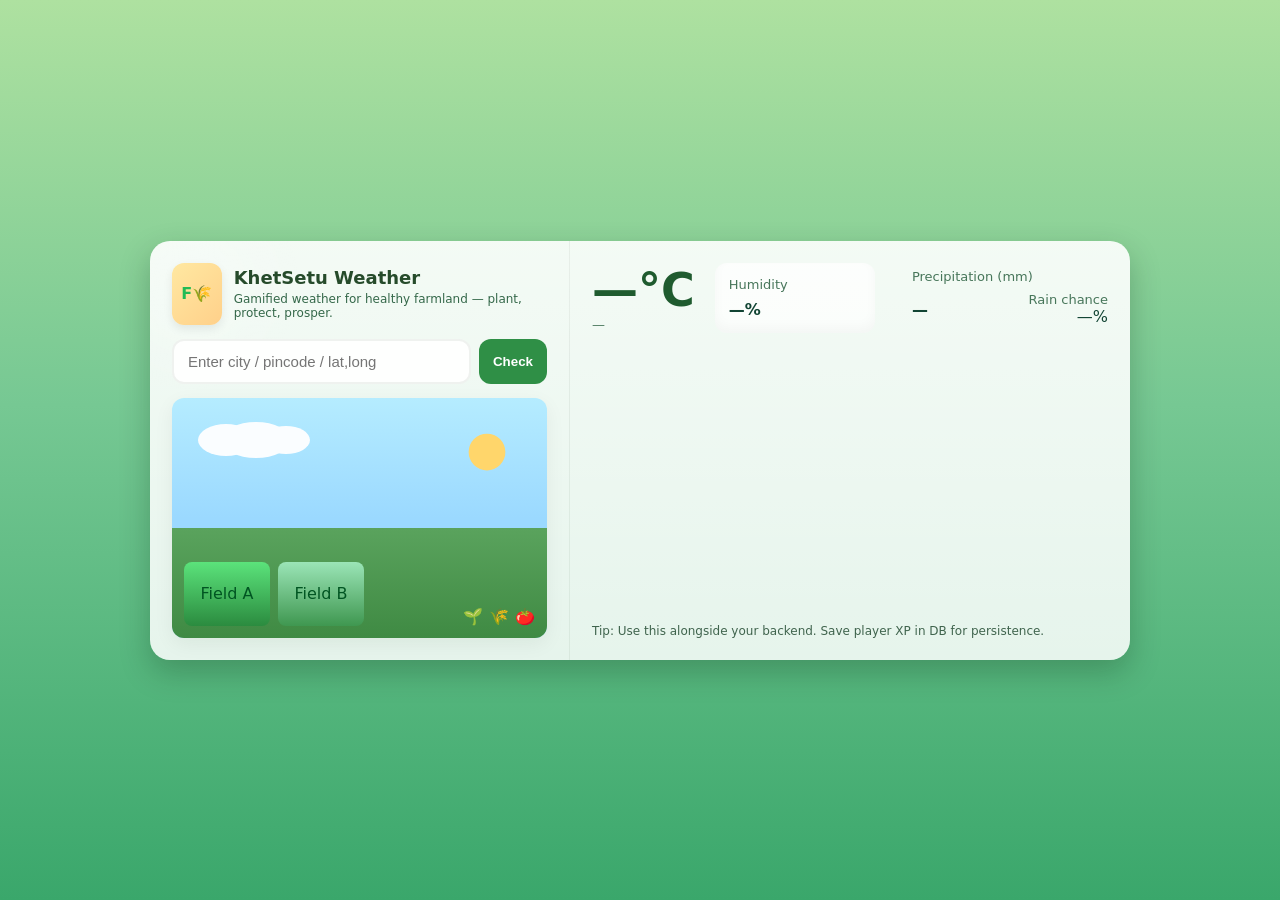
<file: templates/index.html>
<!doctype html>
<html lang="en">
<head>
  <meta charset="utf-8" />
  <meta name="viewport" content="width=device-width,initial-scale=1" />
  <title>KhetSetu Weather — Gamified Farmland</title>
  <style>
    *{box-sizing:border-box;margin:0;padding:0}
    html,body{height:100%;font-family:Inter, system-ui, -apple-system, "Segoe UI", Roboto, "Helvetica Neue", Arial;color:#143;}
    body{
      background:linear-gradient(180deg,#aee1a0 0%, #76c893 45%, #3aa76b 100%);
      display:flex;align-items:center;justify-content:center;padding:24px;
    }
    .card{
      width:980px;max-width:98%;background:linear-gradient(180deg, rgba(255,255,255,0.9), rgba(255,255,255,0.85));
      border-radius:20px;box-shadow:0 12px 30px rgba(6,40,15,0.25);overflow:hidden;display:grid;grid-template-columns:420px 1fr;
    }
    .left{padding:22px;position:relative;background-image:radial-gradient(circle at 10% 10%, rgba(255,255,255,0.25), transparent 20%);display:flex;flex-direction:column;gap:14px;border-right:1px solid rgba(6,40,15,0.06);}
    .brand{display:flex;gap:12px;align-items:center}
    .logo{width:62px;height:62px;border-radius:12px;background:linear-gradient(135deg,#ffe8a1,#ffd08a);display:flex;align-items:center;justify-content:center;font-weight:700;color:#2b5;box-shadow:0 4px 10px rgba(0,0,0,0.08)}
    .brand h1{font-size:18px;color:#264b2b}
    .brand p{font-size:12px;color:#35684a;margin-top:4px}
    .controls{display:flex;gap:8px}
    .controls input{flex:1;padding:12px 14px;border-radius:12px;border:2px solid rgba(6,40,15,0.06);background:rgba(255,255,255,0.9);font-size:15px}
    .controls button{padding:12px 14px;border-radius:12px;border:none;background:#2f8f46;color:white;font-weight:600;cursor:pointer}
    .farm-scene{height:240px;border-radius:12px;overflow:hidden;background:linear-gradient(180deg,#b5ecff 0%, #9bd9ff 50%);box-shadow:0 6px 20px rgba(4,35,12,0.06);position:relative}
    .farm-ground{position:absolute;left:0;right:0;bottom:0;height:110px;background:linear-gradient(180deg,#5aa35d,#3f8a43);display:flex;align-items:flex-end;justify-content:space-between;padding:12px}
    .sky-obj{position:absolute;top:12px;left:14px;opacity:0.95}
    .cloud{animation:cloudMove 35s linear infinite}
    @keyframes cloudMove{0%{transform:translateX(-10px)}50%{transform:translateX(6px)}100%{transform:translateX(-10px)}}
    .right{padding:22px;display:flex;flex-direction:column;gap:12px}
    .widget{flex:1;padding:14px;border-radius:12px;background:linear-gradient(180deg,rgba(255,255,255,0.8),rgba(255,255,255,0.7));box-shadow:inset 0 -6px 12px rgba(0,0,0,0.03)}
    .big-temp{font-size:46px;font-weight:800;color:#1f5b2f}
    .muted{font-size:13px;color:#35684a;opacity:0.9}
    .row{display:flex;gap:12px;align-items:center}
    .xpbar{height:16px;background:rgba(6,40,15,0.07);border-radius:10px;overflow:hidden}
    .xp{height:100%;width:8%;background:linear-gradient(90deg,#fff6a8,#ffd66b);transition:width 700ms ease}
    .coins{display:flex;gap:8px;align-items:center}
    .rain-alert{background:linear-gradient(90deg,#dff7ff,#c7f1ff);padding:10px;border-radius:10px;border:1px solid rgba(4,80,120,0.06);display:none;margin-top:8px}
    .forecast{display:flex;gap:10px;margin-top:12px}
    .forecast-card{flex:1;padding:12px;border-radius:12px;background:linear-gradient(180deg,#ffffff,#f6fff8);box-shadow:0 4px 10px rgba(0,0,0,0.05);text-align:center}
    .forecast-card h4{font-size:14px;color:#234b32;margin-bottom:6px}
    .forecast-card img{width:42px;height:42px}
    footer{font-size:12px;color:#234b32;opacity:0.85}
  </style>
</head>
<body>
  <div class="card" role="application">
    <div class="left">
      <div class="brand">
        <div class="logo">F🌾</div>
        <div>
          <h1>KhetSetu Weather</h1>
          <p>Gamified weather for healthy farmland — plant, protect, prosper.</p>
        </div>
      </div>
      <div class="controls">
        <input id="locationInput" placeholder="Enter city / pincode / lat,long" aria-label="location input" />
        <button id="fetchBtn">Check</button>
      </div>
      <div class="farm-scene">
        <svg class="sky-obj cloud" width="160" height="90" viewBox="0 0 160 90"><ellipse cx="40" cy="30" rx="28" ry="16" fill="white" /><ellipse cx="70" cy="30" rx="34" ry="18" fill="white" /><ellipse cx="100" cy="30" rx="24" ry="14" fill="white" /></svg>
        <svg style="position:absolute;right:18px;top:12px" width="84" height="84" viewBox="0 0 64 64"><circle cx="32" cy="32" r="14" fill="#ffd66b"/></svg>
        <div class="farm-ground">
          <div style="display:flex;gap:8px;align-items:flex-end">
            <div style="width:86px;height:64px;border-radius:8px;background:linear-gradient(180deg,#5be37b,#2b8b3f);display:flex;align-items:center;justify-content:center;color:#052">Field A</div>
            <div style="width:86px;height:64px;border-radius:8px;background:linear-gradient(180deg,#9be5b7,#3f9750);display:flex;align-items:center;justify-content:center;color:#052">Field B</div>
          </div>
          <div style="display:flex;gap:6px;align-items:center"><div>🌱</div><div>🌾</div><div>🍅</div></div>
        </div>
      </div>
      <div class="rain-alert" id="alertBox"></div>
    </div>
    <div class="right">
      <div style="display:flex;justify-content:space-between;align-items:center">
        <div class="row">
          <div style="margin-right:8px">
            <div class="big-temp" id="tempDisplay">—°C</div>
            <div class="muted" id="condDisplay">—</div>
          </div>
          <div class="widget" style="min-width:160px">
            <div class="muted">Humidity</div>
            <div style="display:flex;align-items:center;justify-content:space-between;margin-top:8px">
              <strong id="humVal">—%</strong>
            </div>
          </div>
        </div>
        <div style="width:38%;">
          <div class="muted">Precipitation (mm)</div>
          <div style="display:flex;align-items:center;justify-content:space-between;margin-top:8px">
            <strong id="precVal">—</strong>
            <div style="text-align:right">
              <div class="muted">Rain chance</div>
              <div id="rainChance">—%</div>
            </div>
          </div>
        </div>
      </div>
      <div class="forecast" id="forecastBox">
        <!-- forecast cards will go here -->
      </div>
      <footer style="margin-top:auto">Tip: Use this alongside your backend. Save player XP in DB for persistence.</footer>
    </div>
  </div>

  <script>
    const API_URL = '/get_weather';
    const tempDisplay = document.getElementById('tempDisplay');
    const condDisplay = document.getElementById('condDisplay');
    const humVal = document.getElementById('humVal');
    const precVal = document.getElementById('precVal');
    const rainChance = document.getElementById('rainChance');
    const alertBox = document.getElementById('alertBox');
    const forecastBox = document.getElementById('forecastBox');

    document.getElementById('fetchBtn').addEventListener('click', () => {
      const q = document.getElementById('locationInput').value;
      fetchWeather(q);
    });

    async function fetchWeather(q){
      try {
        const res = await fetch(API_URL + '?q=' + encodeURIComponent(q));
        const data = await res.json();
        const current = data.current;
        const forecast = data.forecast.forecastday;

        tempDisplay.textContent = current.temp_c + '°C';
        condDisplay.textContent = current.condition.text;
        humVal.textContent = current.humidity + '%';
        precVal.textContent = current.precip_mm;
        rainChance.textContent = forecast[0].day.daily_chance_of_rain + '%';

        // Alerts
        alertBox.style.display = "none";
        if(current.temp_c > 35){
          alertBox.textContent = "🔥 Excessive heat alert! Protect your crops from heat stress.";
          alertBox.style.display = "block";
        } else if(forecast[0].day.daily_chance_of_rain > 60){
          alertBox.textContent = "🌧️ High chance of rain! Take precautions.";
          alertBox.style.display = "block";
        }

        // Next 2 days forecast
        forecastBox.innerHTML = "";
        for(let i=1; i<=2; i++){
          const f = forecast[i];
          const card = document.createElement('div');
          card.className = "forecast-card";
          card.innerHTML = `
            <h4>${f.date}</h4>
            <img src="https:${f.day.condition.icon}" alt="">
            <div>${f.day.avgtemp_c}°C</div>
            <div class="muted">${f.day.condition.text}</div>
            <div class="muted">Rain: ${f.day.daily_chance_of_rain}%</div>
          `;
          forecastBox.appendChild(card);
        }

      } catch (e){
        console.error(e);
        alert("Error fetching weather");
      }
    }
  </script>
</body>
</html>
</file>
